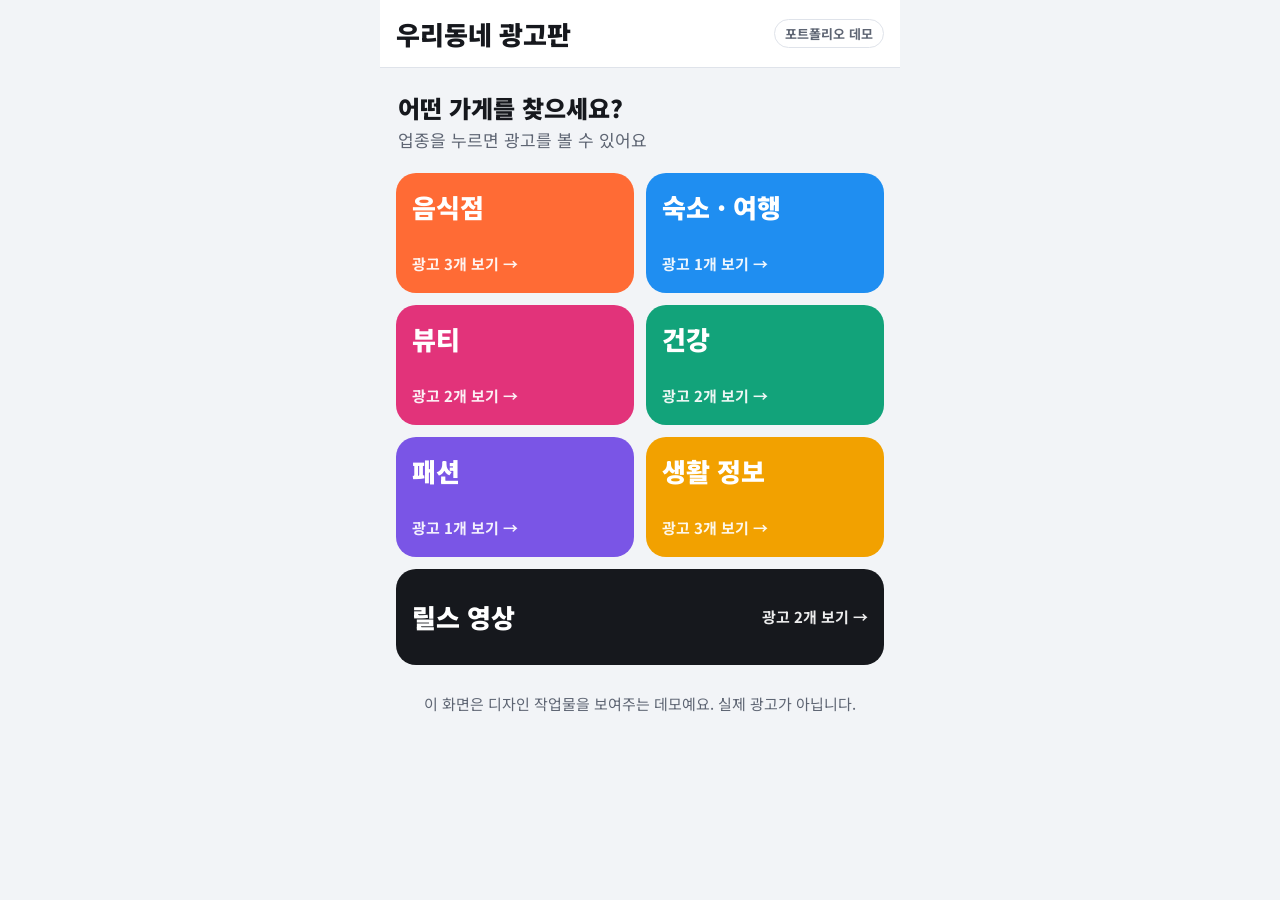
<file: adboard/index.html>
<!doctype html>
<html lang="ko">
<head>
<meta charset="utf-8">
<title>우리동네 광고판</title>
<meta name="viewport" content="width=device-width, initial-scale=1, viewport-fit=cover">
<meta name="theme-color" content="#2F5BFF">
<link rel="manifest" href="manifest.webmanifest">
<link rel="icon" href="icon-192.png">
<link rel="apple-touch-icon" href="icon-180.png">
<meta name="apple-mobile-web-app-capable" content="yes">
<meta name="mobile-web-app-capable" content="yes">
<meta name="apple-mobile-web-app-title" content="우리동네 광고판">
<style>:root{padding-top:env(safe-area-inset-top,0px);padding-bottom:env(safe-area-inset-bottom,0px)}html,body{margin:0}img{max-width:100%}[hidden]{display:none!important}</style>

<link rel="preconnect" href="https://fonts.googleapis.com">
<link rel="stylesheet" href="https://fonts.googleapis.com/css2?family=Noto+Sans+KR:wght@500;700;900&display=swap">
<style>
/* Layout: one phone-width column; home = big category tiles, category = stacked banners, tap = full viewer */
:root{
  --bg:#F2F4F7; --surface:#FFFFFF; --ink:#16181D; --muted:#5E6573; --line:#DFE3EA;
  --brand:#2F5BFF; --brand-ink:#FFFFFF; --hot:#FF4D2E;
  --c-food:#FF6B35; --c-stay:#1F8EF1; --c-beauty:#E2337A; --c-health:#12A37A; --c-fashion:#7A55E6; --c-life:#F2A100; --c-reel:#16181D;
  --f:"Noto Sans KR","Apple SD Gothic Neo","Malgun Gothic",sans-serif;
  color-scheme:light;
}
@media (prefers-color-scheme: dark){:root:not([data-theme="light"]){--bg:#0F1115;--surface:#1A1D24;--ink:#F2F4F7;--muted:#A3AAB8;--line:#2B303A;--brand:#5B7DFF;--c-reel:#3A3F4B;color-scheme:dark}}
:root[data-theme="dark"]{--bg:#0F1115;--surface:#1A1D24;--ink:#F2F4F7;--muted:#A3AAB8;--line:#2B303A;--brand:#5B7DFF;--c-reel:#3A3F4B;color-scheme:dark}
*{box-sizing:border-box}
body{background:var(--bg);color:var(--ink);font-family:var(--f);font-size:18px;line-height:1.5;margin:0}
.app{max-width:520px;margin:0 auto;min-height:100%;padding-left:max(16px,env(safe-area-inset-left,0px));padding-right:max(16px,env(safe-area-inset-right,0px));padding-block:0 40px}
body::before{content:"";position:fixed;inset:0 0 auto;height:env(safe-area-inset-top,0px);z-index:10;background:var(--surface)}
header{position:sticky;top:env(safe-area-inset-top,0px);z-index:5;background:var(--surface);margin:0 calc(-1*max(16px,env(safe-area-inset-left,0px)));padding:14px max(16px,env(safe-area-inset-left,0px));display:flex;align-items:center;gap:12px;border-bottom:1px solid var(--line)}
.back{font:inherit;font-size:22px;font-weight:900;border:0;background:var(--bg);color:var(--ink);width:52px;height:52px;border-radius:14px;cursor:pointer;flex:none}
.back:focus-visible,.tile:focus-visible,.ban:focus-visible,.cta:focus-visible,.close:focus-visible{outline:3px solid var(--brand);outline-offset:3px}
header h1{font-size:26px;font-weight:900;margin:0;flex:1;min-width:0}
.demo{font-size:13px;font-weight:700;color:var(--muted);border:1.5px solid var(--line);border-radius:999px;padding:4px 10px;white-space:nowrap}
.intro{padding:22px 2px 6px}
.intro b{display:block;font-size:24px;font-weight:900}
.intro span{color:var(--muted);font-size:17px}
.tiles{display:grid;grid-template-columns:1fr 1fr;gap:12px;margin-top:14px}
.tile{font:inherit;text-align:left;border:0;cursor:pointer;border-radius:20px;padding:18px 16px;min-height:120px;color:#fff;display:flex;flex-direction:column;justify-content:space-between;background:var(--c)}
.tile b{font-size:26px;font-weight:900;line-height:1.2}
.tile span{font-size:15px;font-weight:700;opacity:.92}
.tile.wide{grid-column:1/3;min-height:96px;flex-direction:row;align-items:center}
.list{display:flex;flex-direction:column;gap:18px;margin-top:18px}
.ban{display:block;width:100%;border:0;padding:0;background:var(--surface);border-radius:18px;overflow:hidden;cursor:pointer;text-align:left;font:inherit;color:var(--ink);box-shadow:0 1px 0 var(--line)}
.ban img,.ban video{display:block;width:100%;height:auto;max-width:100%}
.ban p{margin:0;padding:12px 16px 14px;font-size:19px;font-weight:700;display:flex;justify-content:space-between;gap:10px}
.ban p small{color:var(--muted);font-size:15px;font-weight:500}
.viewer{position:fixed;inset:0;z-index:20;background:rgba(10,12,16,.92);display:flex;flex-direction:column;padding:calc(12px + env(safe-area-inset-top,0px)) max(16px,env(safe-area-inset-right,0px)) calc(16px + env(safe-area-inset-bottom,0px)) max(16px,env(safe-area-inset-left,0px))}
.viewer .stage{flex:1;min-height:0;display:flex;align-items:center;justify-content:center}
.viewer img{max-width:100%;max-height:100%;border-radius:12px;object-fit:contain}
.vbar{display:flex;gap:10px;max-width:520px;width:100%;margin:12px auto 0}
.cta{font:inherit;flex:1;border:0;border-radius:16px;background:var(--hot);color:#fff;font-size:22px;font-weight:900;padding:18px;cursor:pointer}
.close{font:inherit;border:0;border-radius:16px;background:#2A2E37;color:#fff;font-size:20px;font-weight:700;padding:18px 20px;cursor:pointer}
.toast{position:fixed;left:50%;bottom:calc(110px + env(safe-area-inset-bottom,0px));transform:translateX(-50%);z-index:30;background:#16181D;color:#fff;border-radius:14px;padding:14px 18px;font-size:17px;font-weight:700;width:min(92vw,460px);text-align:center}
.foot{margin-top:28px;color:var(--muted);font-size:15px;text-align:center}
@media (prefers-reduced-motion:no-preference){.tile,.ban{transition:transform .15s}.tile:active,.ban:active{transform:scale(.98)}}
</style>
</head>
<body>

<div class="app">
  <header>
    <button class="back" id="back" aria-label="뒤로" hidden>←</button>
    <h1 id="ttl">우리동네 광고판</h1>
    <span class="demo">포트폴리오 데모</span>
  </header>
  <main id="view"></main>
  <p class="foot">이 화면은 디자인 작업물을 보여주는 데모예요. 실제 광고가 아닙니다.</p>
</div>

<div class="viewer" id="viewer" hidden>
  <div class="stage" id="stage"></div>
  <div class="vbar"><button class="close" id="vclose">닫기</button><button class="cta" id="vcta">문의하기</button></div>
</div>
<div class="toast" id="toast" hidden></div>

<script>
// ===== 광고 연결 주소 =====
// 따옴표 '' 안에 주소를 넣으면 그 광고의 빨간 버튼이 그 주소로 이동해요.
// 배달앱·네이버 링크: 'https://...'   전화: 'tel:01012345678'   카톡 채널: 'https://pf.kakao.com/...'
// 비워두면 버튼을 눌렀을 때 안내 문구만 나와요.
const LINKS={
  food_chicken:   {url:'https://web.coupangeats.com/share?storeId=330736&dishId&key=2767ee99-2bb8-49e1-867e-e672eeddf015', label:'쿠팡이츠로 주문하기'},
  food_jjimdak:   {url:'', label:'주문하기'},
  food_kalguksu:  {url:'', label:'주문하기'},
  stay_yeosu:     {url:'', label:'예약하기'},
  beauty_cream:   {url:'', label:'구매하기'},
  beauty_tint:    {url:'', label:'구매하기'},
  health_sleep:   {url:'', label:'구매하기'},
  health_vessel:  {url:'', label:'자세히 보기'},
  fashion_jacket: {url:'', label:'구매하기'},
  life_money:     {url:'', label:'자세히 보기'},
  life_egg:       {url:'', label:'자세히 보기'},
  life_rude:      {url:'', label:'자세히 보기'},
};
// ==========================
const CATS=[
 {id:'food',name:'음식점',c:'--c-food',items:[['food_chicken','바삭한 치킨 메뉴 홍보','치킨'],['food_jjimdak','찜닭 메뉴 홍보','한식'],['food_kalguksu','칼국수 매장 홍보','한식']]},
 {id:'stay',name:'숙소 · 여행',c:'--c-stay',items:[['stay_yeosu','여수 오션뷰 숙소 예약','숙박']]},
 {id:'beauty',name:'뷰티',c:'--c-beauty',items:[['beauty_cream','트러플 크림 광고','스킨케어'],['beauty_tint','틴트 신상 광고','메이크업']]},
 {id:'health',name:'건강',c:'--c-health',items:[['health_sleep','수면 건강식품 기획세트','건강식품'],['health_vessel','혈관 건강 습관 5가지','카드뉴스']]},
 {id:'fashion',name:'패션',c:'--c-fashion',items:[['fashion_jacket','가을 신상 코듀로이 자켓','의류']]},
 {id:'life',name:'생활 정보',c:'--c-life',items:[['life_money','연말 돈 챙기기 5가지','금융'],['life_egg','계란 냉장고 보관법','캐릭터 카드뉴스'],['life_rude','무례한 말버릇 5가지','생활']]},
 {id:'reel',name:'릴스 영상',c:'--c-reel',wide:true,items:[['hayang','겨울 제철 음식 캐릭터 릴스','9초','vid'],['egg','계란 캐릭터 스토리 릴스','30초','vid']]}
];
const $=s=>document.querySelector(s);
const view=$('#view'),ttl=$('#ttl'),back=$('#back');
function home(){
  ttl.textContent='우리동네 광고판'; back.hidden=true;
  view.innerHTML=`<div class="intro"><b>어떤 가게를 찾으세요?</b><span>업종을 누르면 광고를 볼 수 있어요</span></div><div class="tiles">${
    CATS.map(c=>`<button class="tile${c.wide?' wide':''}" data-cat="${c.id}" style="--c:var(${c.c})"><b>${c.name}</b><span>광고 ${c.items.length}개 보기 →</span></button>`).join('')}</div>`;
  view.querySelectorAll('.tile').forEach(b=>b.onclick=()=>{location.hash=b.dataset.cat});
}
function cat(c){
  ttl.textContent=c.name; back.hidden=false;
  view.innerHTML=`<div class="list">${c.items.map(([f,t,s,k])=>k==='vid'
    ?`<div class="ban"><video src="vid/${f}.mp4" poster="img/reel_${f}.jpg" controls playsinline preload="none"></video><p>${t}<small>${s}</small></p></div>`
    :`<button class="ban" data-img="img/${f}.jpg" data-t="${t}" data-k="${f}"><img src="img/${f}.jpg" alt="${t}" loading="lazy"><p>${t}<small>${s}</small></p></button>`).join('')}</div>`;
  view.querySelectorAll('button.ban').forEach(b=>b.onclick=()=>openV(b.dataset.img,b.dataset.t,b.dataset.k));
  window.scrollTo(0,0);
}
function route(){const c=CATS.find(x=>x.id===location.hash.slice(1)); c?cat(c):home()}
back.onclick=()=>{location.hash=''; if(!location.hash) home()};
window.addEventListener('hashchange',route);
const viewer=$('#viewer');
let curK='';
function openV(src,t,k){curK=k;const L=LINKS[k]||{};$('#vcta').textContent=L.label||'문의하기';$('#stage').innerHTML=`<img src="${src}" alt="${t}">`;viewer.hidden=false;$('#vclose').focus()}
$('#vclose').onclick=()=>{viewer.hidden=true};
document.addEventListener('keydown',e=>{if(e.key==='Escape')viewer.hidden=true});
let tt;$('#vcta').onclick=()=>{const L=LINKS[curK]||{};if(L.url){location.href=L.url;return}const t=$('#toast');t.textContent='아직 연결된 주소가 없어요. 가게 주소를 넣으면 이 버튼으로 바로 이동해요.';t.hidden=false;clearTimeout(tt);tt=setTimeout(()=>t.hidden=true,3000)};
route();
</script>

<script>if('serviceWorker' in navigator){addEventListener('load',()=>navigator.serviceWorker.register('sw.js').catch(()=>{}))}</script>
</body>
</html>
</file>
